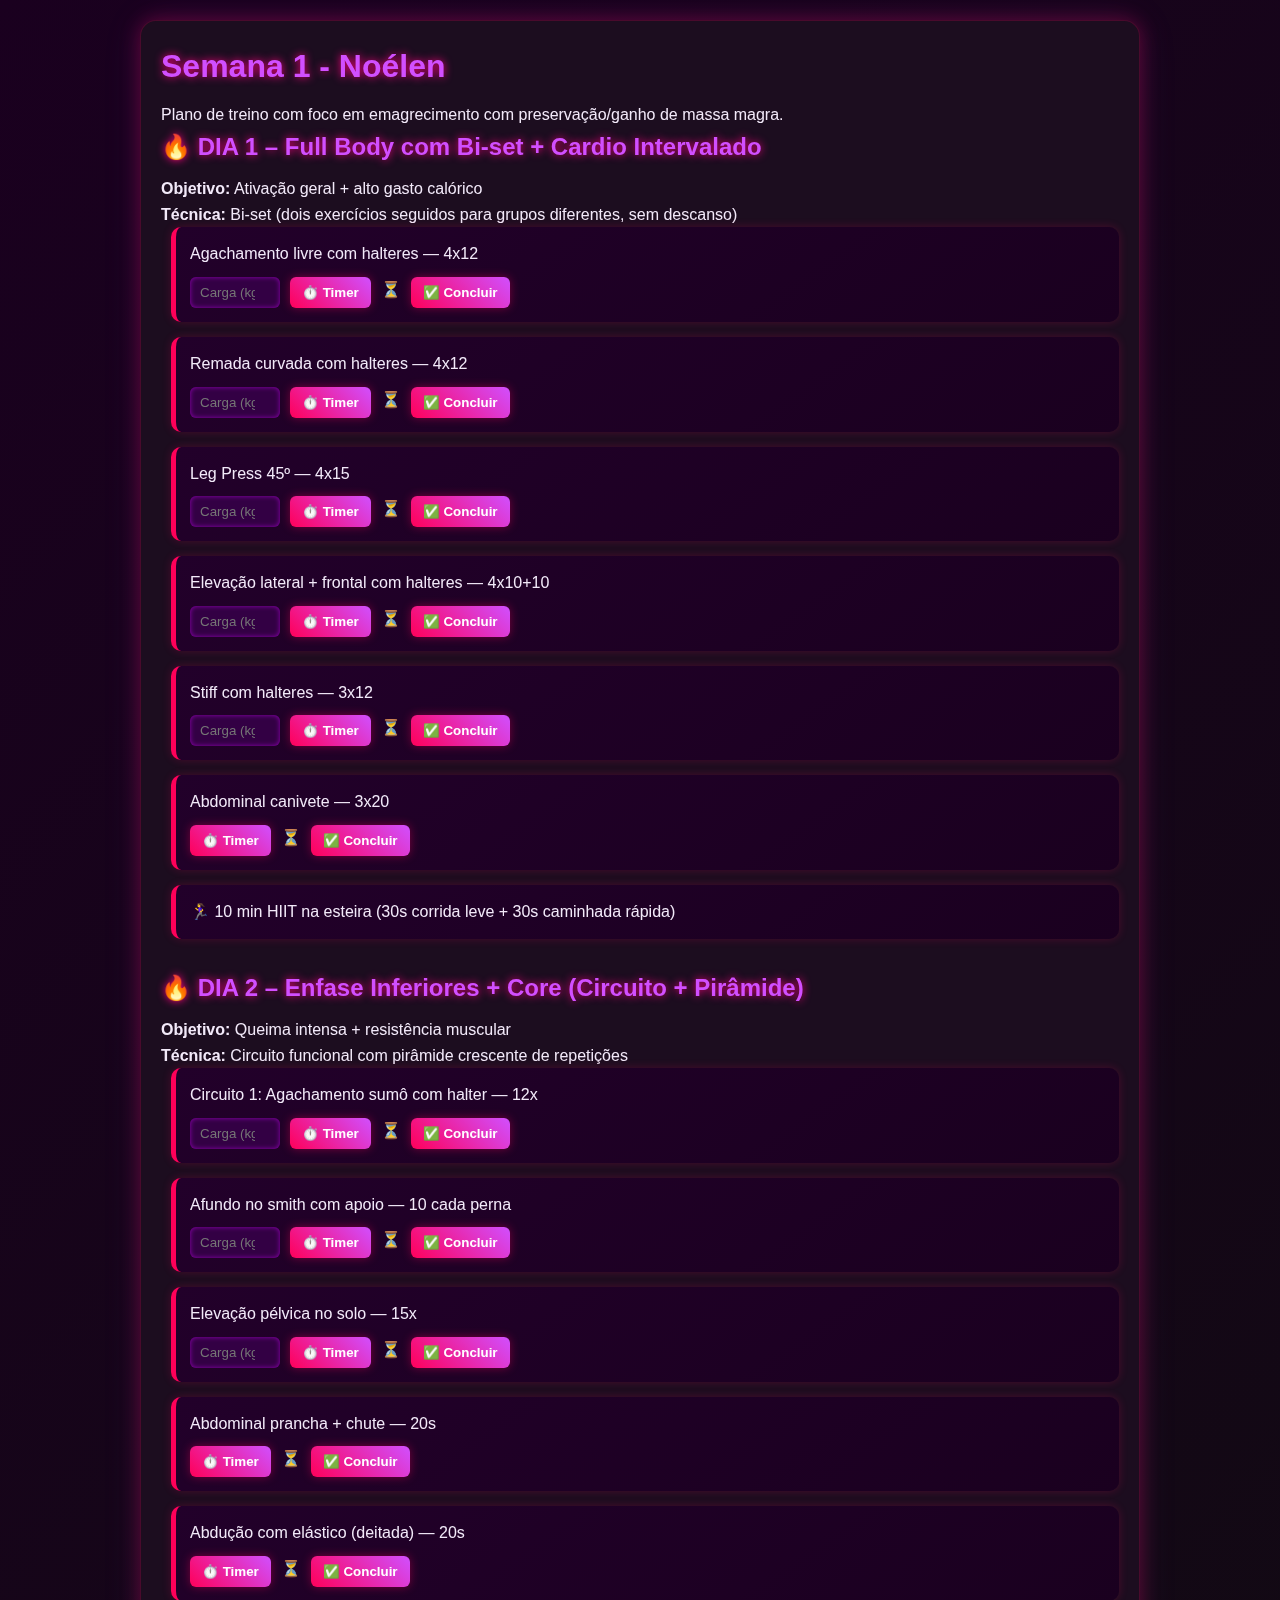
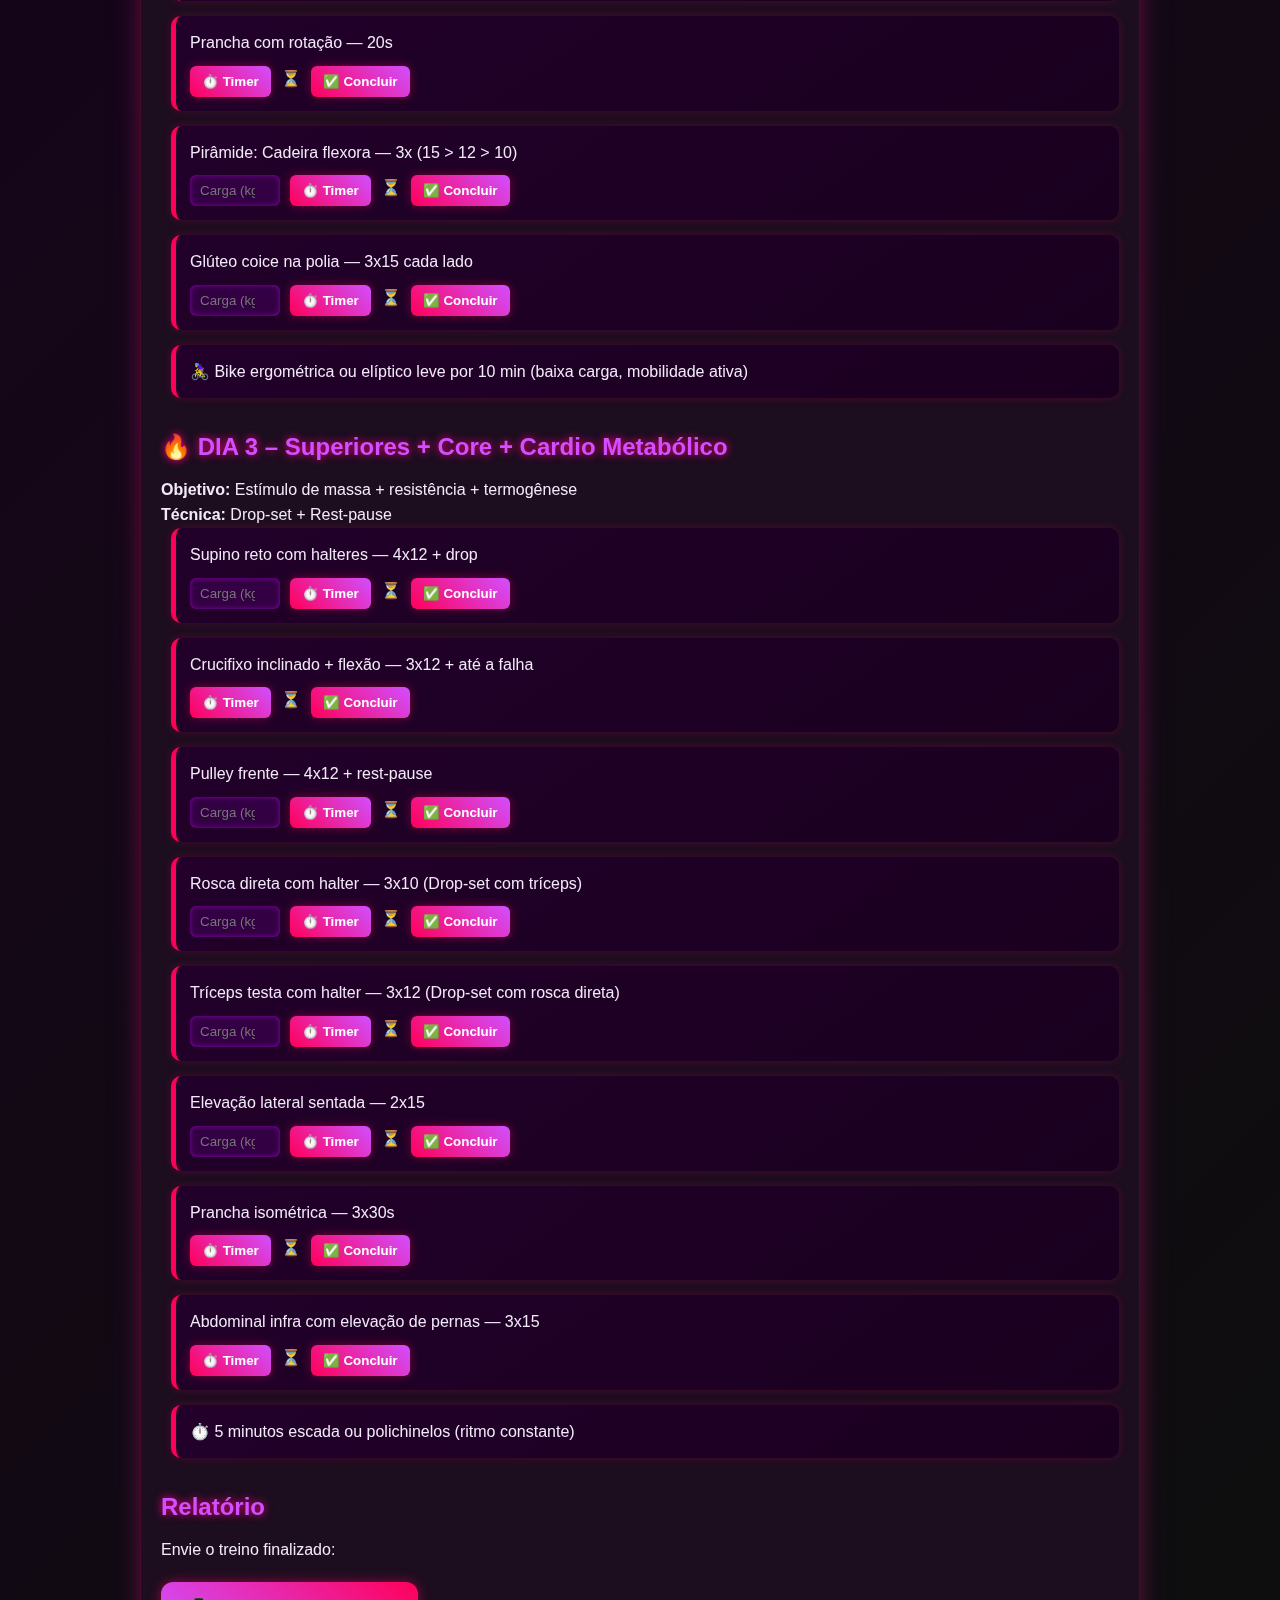
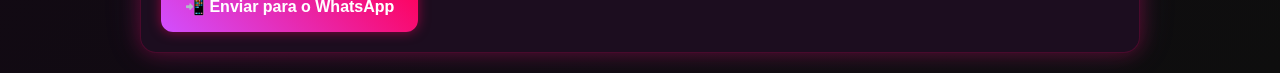
<file: index.html>
<!DOCTYPE html>

<html lang="pt-BR">
<head>
<meta charset="utf-8"/>
<meta content="width=device-width, initial-scale=1.0" name="viewport"/>
<title>Treino Semanal - Noélen</title>
<link href="style.css" rel="stylesheet"/>
</head>
<body>
<div class="container">
<h1>Semana 1 - Noélen</h1>
<p>Plano de treino com foco em emagrecimento com preservação/ganho de massa magra.</p>
<!-- SEMANA 1 - TREINO DETALHADO -->
<h2>🔥 DIA 1 – Full Body com Bi-set + Cardio Intervalado</h2>
<p><strong>Objetivo:</strong> Ativação geral + alto gasto calórico<br><strong>Técnica:</strong> Bi-set (dois exercícios seguidos para grupos diferentes, sem descanso)</p>
<ul>
  <li id="ex-1">Agachamento livre com halteres — 4x12
    <div class="exercise-actions">
      <input type="number" placeholder="Carga (kg)" />
      <button onclick="iniciarTimer(1)">⏱️ Timer</button><span id="timer-1">⏳</span><button onclick="marcarConcluido(1)">✅ Concluir</button><span class="status"></span>
    </div>
  </li>
  <li id="ex-2">Remada curvada com halteres — 4x12
    <div class="exercise-actions">
      <input type="number" placeholder="Carga (kg)" />
      <button onclick="iniciarTimer(2)">⏱️ Timer</button><span id="timer-2">⏳</span><button onclick="marcarConcluido(2)">✅ Concluir</button><span class="status"></span>
    </div>
  </li>
  <li id="ex-3">Leg Press 45º — 4x15
    <div class="exercise-actions">
      <input type="number" placeholder="Carga (kg)" />
      <button onclick="iniciarTimer(3)">⏱️ Timer</button><span id="timer-3">⏳</span><button onclick="marcarConcluido(3)">✅ Concluir</button><span class="status"></span>
    </div>
  </li>
  <li id="ex-4">Elevação lateral + frontal com halteres — 4x10+10
    <div class="exercise-actions">
      <input type="number" placeholder="Carga (kg)" />
      <button onclick="iniciarTimer(4)">⏱️ Timer</button><span id="timer-4">⏳</span><button onclick="marcarConcluido(4)">✅ Concluir</button><span class="status"></span>
    </div>
  </li>
  <li id="ex-5">Stiff com halteres — 3x12
    <div class="exercise-actions">
      <input type="number" placeholder="Carga (kg)" />
      <button onclick="iniciarTimer(5)">⏱️ Timer</button><span id="timer-5">⏳</span><button onclick="marcarConcluido(5)">✅ Concluir</button><span class="status"></span>
    </div>
  </li>
  <li id="ex-6">Abdominal canivete — 3x20
    <div class="exercise-actions">
      <button onclick="iniciarTimer(6)">⏱️ Timer</button><span id="timer-6">⏳</span><button onclick="marcarConcluido(6)">✅ Concluir</button><span class="status"></span>
    </div>
  </li>
  <li id="ex-7">🏃‍♀️ 10 min HIIT na esteira (30s corrida leve + 30s caminhada rápida)</li>
</ul>

<h2>🔥 DIA 2 – Enfase Inferiores + Core (Circuito + Pirâmide)</h2>
<p><strong>Objetivo:</strong> Queima intensa + resistência muscular<br><strong>Técnica:</strong> Circuito funcional com pirâmide crescente de repetições</p>
<ul>
  <li id="ex-8">Circuito 1: Agachamento sumô com halter — 12x
    <div class="exercise-actions">
      <input type="number" placeholder="Carga (kg)" />
      <button onclick="iniciarTimer(8)">⏱️ Timer</button><span id="timer-8">⏳</span><button onclick="marcarConcluido(8)">✅ Concluir</button><span class="status"></span>
    </div>
  </li>
  <li id="ex-9">Afundo no smith com apoio — 10 cada perna
    <div class="exercise-actions">
      <input type="number" placeholder="Carga (kg)" />
      <button onclick="iniciarTimer(9)">⏱️ Timer</button><span id="timer-9">⏳</span><button onclick="marcarConcluido(9)">✅ Concluir</button><span class="status"></span>
    </div>
  </li>
  <li id="ex-10">Elevação pélvica no solo — 15x
    <div class="exercise-actions">
      <input type="number" placeholder="Carga (kg)" />
      <button onclick="iniciarTimer(10)">⏱️ Timer</button><span id="timer-10">⏳</span><button onclick="marcarConcluido(10)">✅ Concluir</button><span class="status"></span>
    </div>
  </li>
  <li id="ex-11">Abdominal prancha + chute — 20s
    <div class="exercise-actions">
      <button onclick="iniciarTimer(11)">⏱️ Timer</button><span id="timer-11">⏳</span><button onclick="marcarConcluido(11)">✅ Concluir</button><span class="status"></span>
    </div>
  </li>
  <li id="ex-12">Abdução com elástico (deitada) — 20s
    <div class="exercise-actions">
      <button onclick="iniciarTimer(12)">⏱️ Timer</button><span id="timer-12">⏳</span><button onclick="marcarConcluido(12)">✅ Concluir</button><span class="status"></span>
    </div>
  </li>
  <li id="ex-13">Prancha com rotação — 20s
    <div class="exercise-actions">
      <button onclick="iniciarTimer(13)">⏱️ Timer</button><span id="timer-13">⏳</span><button onclick="marcarConcluido(13)">✅ Concluir</button><span class="status"></span>
    </div>
  </li>
  <li id="ex-14">Pirâmide: Cadeira flexora — 3x (15 > 12 > 10)
    <div class="exercise-actions">
      <input type="number" placeholder="Carga (kg)" />
      <button onclick="iniciarTimer(14)">⏱️ Timer</button><span id="timer-14">⏳</span><button onclick="marcarConcluido(14)">✅ Concluir</button><span class="status"></span>
    </div>
  </li>
  <li id="ex-15">Glúteo coice na polia — 3x15 cada lado
    <div class="exercise-actions">
      <input type="number" placeholder="Carga (kg)" />
      <button onclick="iniciarTimer(15)">⏱️ Timer</button><span id="timer-15">⏳</span><button onclick="marcarConcluido(15)">✅ Concluir</button><span class="status"></span>
    </div>
  </li>
  <li id="ex-16">🚴‍♀️ Bike ergométrica ou elíptico leve por 10 min (baixa carga, mobilidade ativa)</li>
</ul>

<h2>🔥 DIA 3 – Superiores + Core + Cardio Metabólico</h2>
<p><strong>Objetivo:</strong> Estímulo de massa + resistência + termogênese<br><strong>Técnica:</strong> Drop-set + Rest-pause</p>
<ul>
  <li id="ex-17">Supino reto com halteres — 4x12 + drop
    <div class="exercise-actions">
      <input type="number" placeholder="Carga (kg)" />
      <button onclick="iniciarTimer(17)">⏱️ Timer</button><span id="timer-17">⏳</span><button onclick="marcarConcluido(17)">✅ Concluir</button><span class="status"></span>
    </div>
  </li>
  <li id="ex-18">Crucifixo inclinado + flexão — 3x12 + até a falha
    <div class="exercise-actions">
      <button onclick="iniciarTimer(18)">⏱️ Timer</button><span id="timer-18">⏳</span><button onclick="marcarConcluido(18)">✅ Concluir</button><span class="status"></span>
    </div>
  </li>
  <li id="ex-19">Pulley frente — 4x12 + rest-pause
    <div class="exercise-actions">
      <input type="number" placeholder="Carga (kg)" />
      <button onclick="iniciarTimer(19)">⏱️ Timer</button><span id="timer-19">⏳</span><button onclick="marcarConcluido(19)">✅ Concluir</button><span class="status"></span>
    </div>
  </li>
  <li id="ex-20">Rosca direta com halter — 3x10 (Drop-set com tríceps)
    <div class="exercise-actions">
      <input type="number" placeholder="Carga (kg)" />
      <button onclick="iniciarTimer(20)">⏱️ Timer</button><span id="timer-20">⏳</span><button onclick="marcarConcluido(20)">✅ Concluir</button><span class="status"></span>
    </div>
  </li>
  <li id="ex-21">Tríceps testa com halter — 3x12 (Drop-set com rosca direta)
    <div class="exercise-actions">
      <input type="number" placeholder="Carga (kg)" />
      <button onclick="iniciarTimer(21)">⏱️ Timer</button><span id="timer-21">⏳</span><button onclick="marcarConcluido(21)">✅ Concluir</button><span class="status"></span>
    </div>
  </li>
  <li id="ex-22">Elevação lateral sentada — 2x15
    <div class="exercise-actions">
      <input type="number" placeholder="Carga (kg)" />
      <button onclick="iniciarTimer(22)">⏱️ Timer</button><span id="timer-22">⏳</span><button onclick="marcarConcluido(22)">✅ Concluir</button><span class="status"></span>
    </div>
  </li>
  <li id="ex-23">Prancha isométrica — 3x30s
    <div class="exercise-actions">
      <button onclick="iniciarTimer(23)">⏱️ Timer</button><span id="timer-23">⏳</span><button onclick="marcarConcluido(23)">✅ Concluir</button><span class="status"></span>
    </div>
  </li>
  <li id="ex-24">Abdominal infra com elevação de pernas — 3x15
    <div class="exercise-actions">
      <button onclick="iniciarTimer(24)">⏱️ Timer</button><span id="timer-24">⏳</span><button onclick="marcarConcluido(24)">✅ Concluir</button><span class="status"></span>
    </div>
  </li>
  <li id="ex-25">⏱️ 5 minutos escada ou polichinelos (ritmo constante)</li>
</ul>

<h2>Relatório</h2>
<p>Envie o treino finalizado:</p>
<a class="btn" href="#" onclick="enviarRelatorio()">📲 Enviar para o WhatsApp</a>
</div>
<script src="script.js"></script>
</body>
</html>
</file>
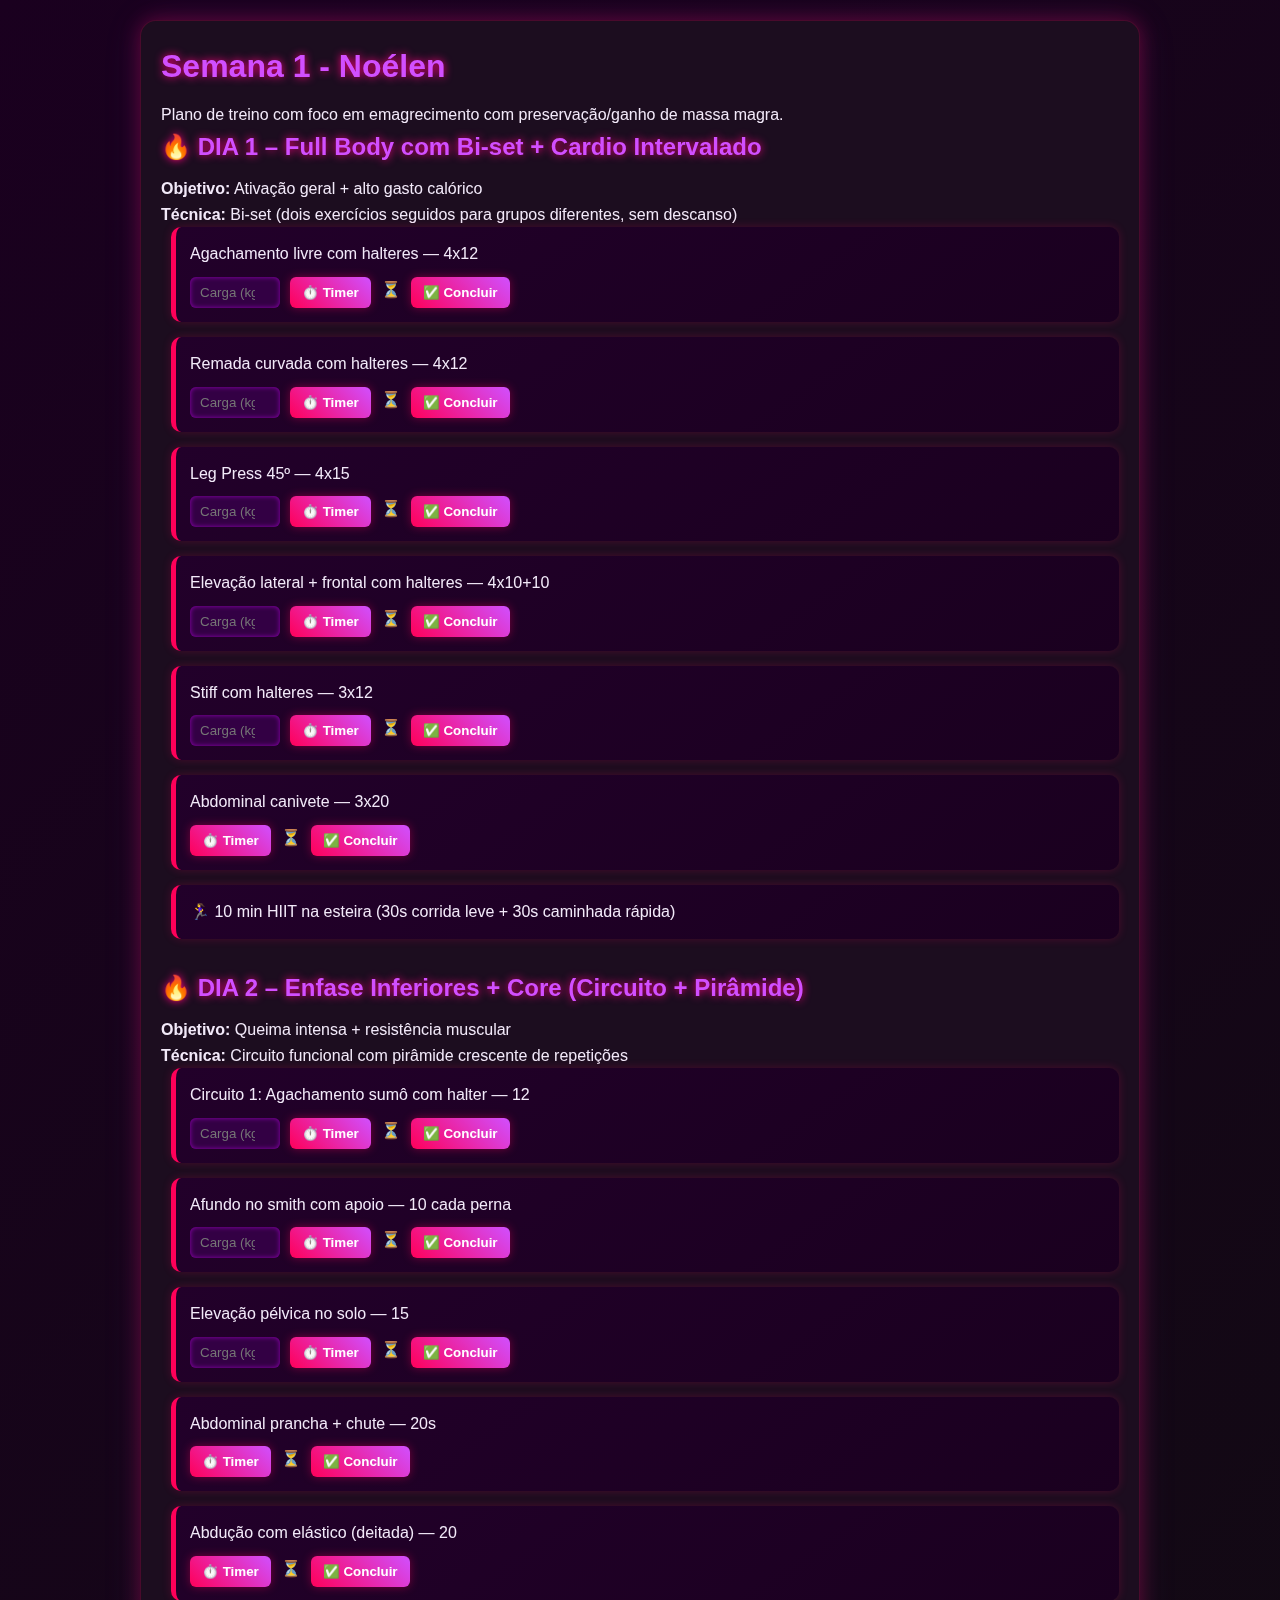
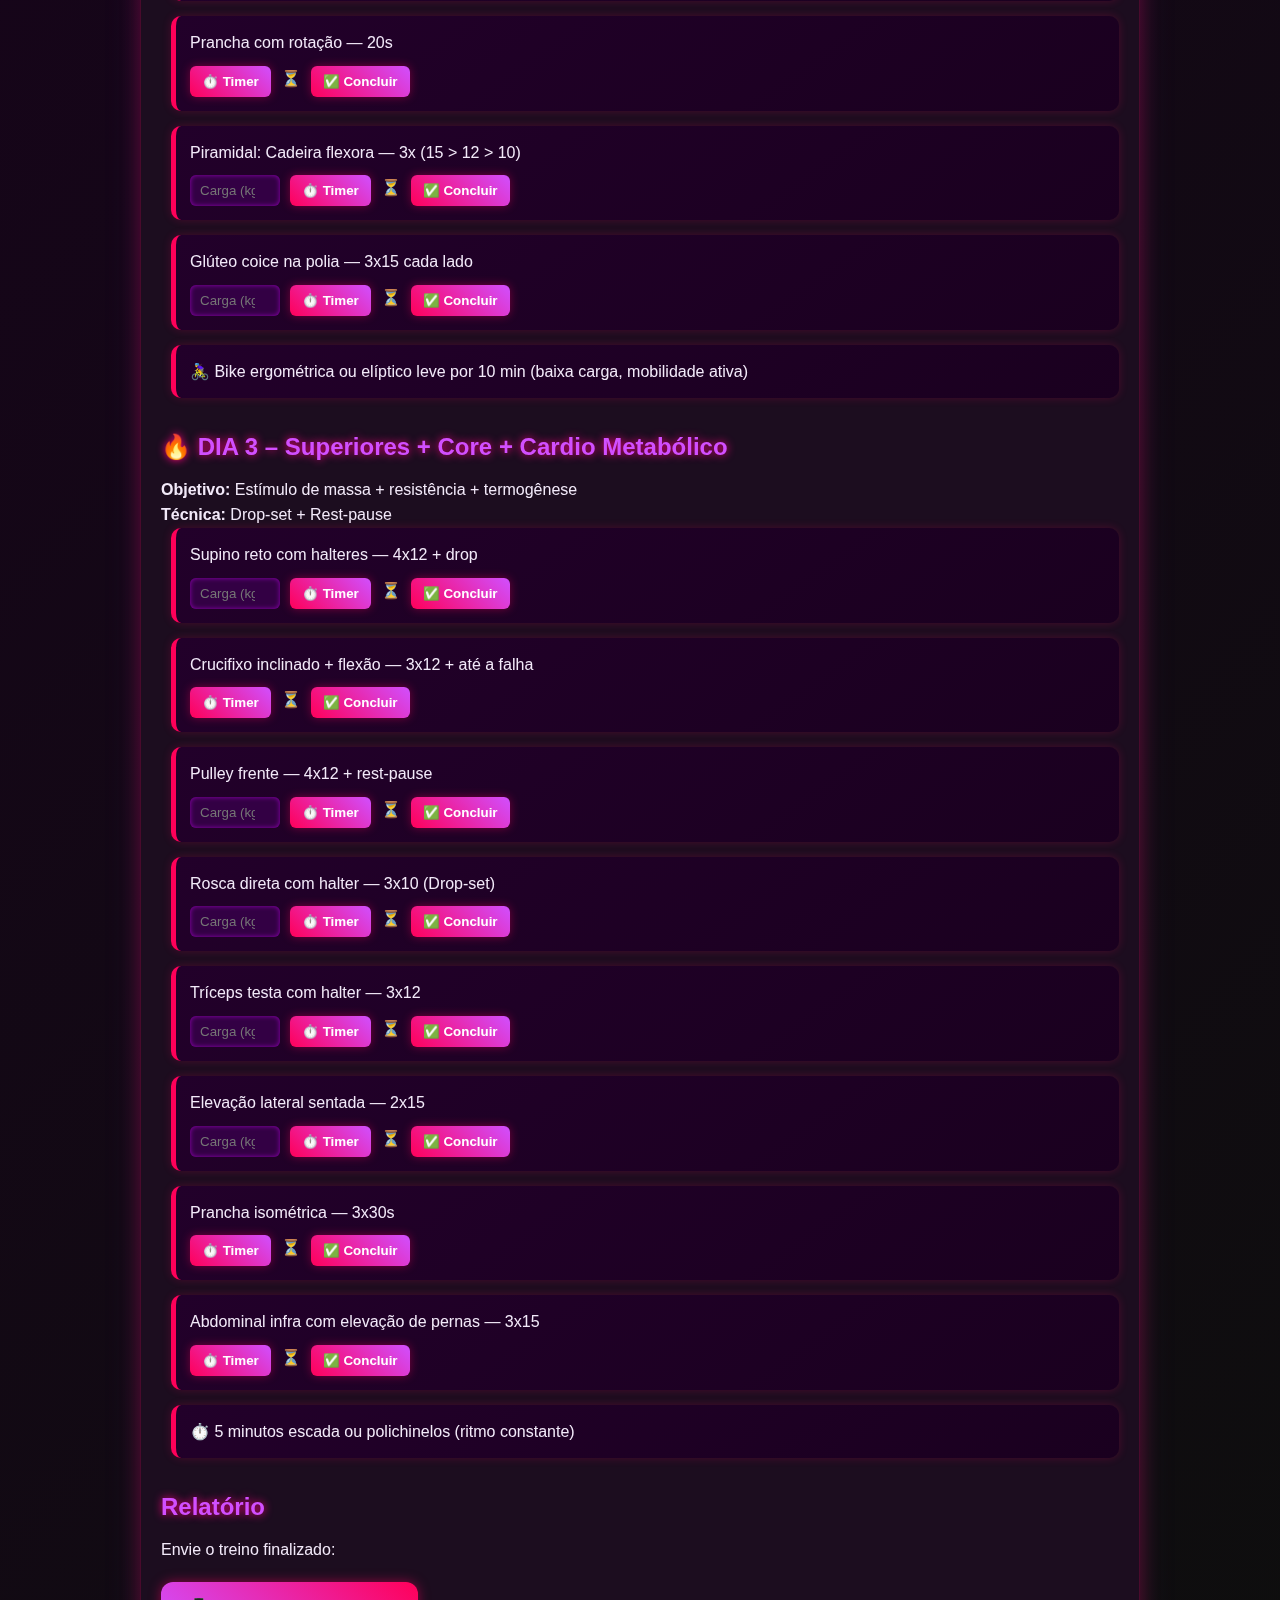
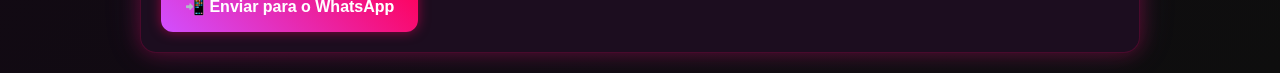
<file: index (3).html>
<!DOCTYPE html>

<html lang="pt-BR">
<head>
<meta charset="utf-8"/>
<meta content="width=device-width, initial-scale=1.0" name="viewport"/>
<title>Treino Semanal - Noélen</title>
<link href="style.css" rel="stylesheet"/>
</head>
<body>
<div class="container">
<h1>Semana 1 - Noélen</h1>
<p>Plano de treino com foco em emagrecimento com preservação/ganho de massa magra.</p>
<!-- SEMANA 1 - TREINO DETALHADO -->
<h2>🔥 DIA 1 – Full Body com Bi-set + Cardio Intervalado</h2>
<p><strong>Objetivo:</strong> Ativação geral + alto gasto calórico<br><strong>Técnica:</strong> Bi-set (dois exercícios seguidos para grupos diferentes, sem descanso)</p>
<ul>
  <li id="ex-1">Agachamento livre com halteres — 4x12
    <div class="exercise-actions">
      <input type="number" placeholder="Carga (kg)" />
      <button onclick="iniciarTimer(1)">⏱️ Timer</button><span id="timer-1">⏳</span><button onclick="marcarConcluido(1)">✅ Concluir</button><span class="status"></span>
    </div>
  </li>
  <li id="ex-2">Remada curvada com halteres — 4x12
    <div class="exercise-actions">
      <input type="number" placeholder="Carga (kg)" />
      <button onclick="iniciarTimer(2)">⏱️ Timer</button><span id="timer-2">⏳</span><button onclick="marcarConcluido(2)">✅ Concluir</button><span class="status"></span>
    </div>
  </li>
  <li id="ex-3">Leg Press 45º — 4x15
    <div class="exercise-actions">
      <input type="number" placeholder="Carga (kg)" />
      <button onclick="iniciarTimer(3)">⏱️ Timer</button><span id="timer-3">⏳</span><button onclick="marcarConcluido(3)">✅ Concluir</button><span class="status"></span>
    </div>
  </li>
  <li id="ex-4">Elevação lateral + frontal com halteres — 4x10+10
    <div class="exercise-actions">
      <input type="number" placeholder="Carga (kg)" />
      <button onclick="iniciarTimer(4)">⏱️ Timer</button><span id="timer-4">⏳</span><button onclick="marcarConcluido(4)">✅ Concluir</button><span class="status"></span>
    </div>
  </li>
  <li id="ex-5">Stiff com halteres — 3x12
    <div class="exercise-actions">
      <input type="number" placeholder="Carga (kg)" />
      <button onclick="iniciarTimer(5)">⏱️ Timer</button><span id="timer-5">⏳</span><button onclick="marcarConcluido(5)">✅ Concluir</button><span class="status"></span>
    </div>
  </li>
  <li id="ex-6">Abdominal canivete — 3x20
    <div class="exercise-actions">
      <button onclick="iniciarTimer(6)">⏱️ Timer</button><span id="timer-6">⏳</span><button onclick="marcarConcluido(6)">✅ Concluir</button><span class="status"></span>
    </div>
  </li>
  <li id="ex-7">🏃‍♀️ 10 min HIIT na esteira (30s corrida leve + 30s caminhada rápida)</li>
</ul>

<h2>🔥 DIA 2 – Enfase Inferiores + Core (Circuito + Pirâmide)</h2>
<p><strong>Objetivo:</strong> Queima intensa + resistência muscular<br><strong>Técnica:</strong> Circuito funcional com pirâmide crescente de repetições</p>
<ul>
  <li id="ex-8">Circuito 1: Agachamento sumô com halter — 12
    <div class="exercise-actions">
      <input type="number" placeholder="Carga (kg)" />
      <button onclick="iniciarTimer(8)">⏱️ Timer</button><span id="timer-8">⏳</span><button onclick="marcarConcluido(8)">✅ Concluir</button><span class="status"></span>
    </div>
  </li>
  <li id="ex-9">Afundo no smith com apoio — 10 cada perna
    <div class="exercise-actions">
      <input type="number" placeholder="Carga (kg)" />
      <button onclick="iniciarTimer(9)">⏱️ Timer</button><span id="timer-9">⏳</span><button onclick="marcarConcluido(9)">✅ Concluir</button><span class="status"></span>
    </div>
  </li>
  <li id="ex-10">Elevação pélvica no solo — 15
    <div class="exercise-actions">
      <input type="number" placeholder="Carga (kg)" />
      <button onclick="iniciarTimer(10)">⏱️ Timer</button><span id="timer-10">⏳</span><button onclick="marcarConcluido(10)">✅ Concluir</button><span class="status"></span>
    </div>
  </li>
  <li id="ex-11">Abdominal prancha + chute — 20s
    <div class="exercise-actions">
      <button onclick="iniciarTimer(11)">⏱️ Timer</button><span id="timer-11">⏳</span><button onclick="marcarConcluido(11)">✅ Concluir</button><span class="status"></span>
    </div>
  </li>
  <li id="ex-12">Abdução com elástico (deitada) — 20
    <div class="exercise-actions">
      <button onclick="iniciarTimer(12)">⏱️ Timer</button><span id="timer-12">⏳</span><button onclick="marcarConcluido(12)">✅ Concluir</button><span class="status"></span>
    </div>
  </li>
  <li id="ex-13">Prancha com rotação — 20s
    <div class="exercise-actions">
      <button onclick="iniciarTimer(13)">⏱️ Timer</button><span id="timer-13">⏳</span><button onclick="marcarConcluido(13)">✅ Concluir</button><span class="status"></span>
    </div>
  </li>
  <li id="ex-14">Piramidal: Cadeira flexora — 3x (15 > 12 > 10)
    <div class="exercise-actions">
      <input type="number" placeholder="Carga (kg)" />
      <button onclick="iniciarTimer(14)">⏱️ Timer</button><span id="timer-14">⏳</span><button onclick="marcarConcluido(14)">✅ Concluir</button><span class="status"></span>
    </div>
  </li>
  <li id="ex-15">Glúteo coice na polia — 3x15 cada lado
    <div class="exercise-actions">
      <input type="number" placeholder="Carga (kg)" />
      <button onclick="iniciarTimer(15)">⏱️ Timer</button><span id="timer-15">⏳</span><button onclick="marcarConcluido(15)">✅ Concluir</button><span class="status"></span>
    </div>
  </li>
  <li id="ex-16">🚴‍♀️ Bike ergométrica ou elíptico leve por 10 min (baixa carga, mobilidade ativa)</li>
</ul>

<h2>🔥 DIA 3 – Superiores + Core + Cardio Metabólico</h2>
<p><strong>Objetivo:</strong> Estímulo de massa + resistência + termogênese<br><strong>Técnica:</strong> Drop-set + Rest-pause</p>
<ul>
  <li id="ex-17">Supino reto com halteres — 4x12 + drop
    <div class="exercise-actions">
      <input type="number" placeholder="Carga (kg)" />
      <button onclick="iniciarTimer(17)">⏱️ Timer</button><span id="timer-17">⏳</span><button onclick="marcarConcluido(17)">✅ Concluir</button><span class="status"></span>
    </div>
  </li>
  <li id="ex-18">Crucifixo inclinado + flexão — 3x12 + até a falha
    <div class="exercise-actions">
      <button onclick="iniciarTimer(18)">⏱️ Timer</button><span id="timer-18">⏳</span><button onclick="marcarConcluido(18)">✅ Concluir</button><span class="status"></span>
    </div>
  </li>
  <li id="ex-19">Pulley frente — 4x12 + rest-pause
    <div class="exercise-actions">
      <input type="number" placeholder="Carga (kg)" />
      <button onclick="iniciarTimer(19)">⏱️ Timer</button><span id="timer-19">⏳</span><button onclick="marcarConcluido(19)">✅ Concluir</button><span class="status"></span>
    </div>
  </li>
  <li id="ex-20">Rosca direta com halter — 3x10 (Drop-set)
    <div class="exercise-actions">
      <input type="number" placeholder="Carga (kg)" />
      <button onclick="iniciarTimer(20)">⏱️ Timer</button><span id="timer-20">⏳</span><button onclick="marcarConcluido(20)">✅ Concluir</button><span class="status"></span>
    </div>
  </li>
  <li id="ex-21">Tríceps testa com halter — 3x12
    <div class="exercise-actions">
      <input type="number" placeholder="Carga (kg)" />
      <button onclick="iniciarTimer(21)">⏱️ Timer</button><span id="timer-21">⏳</span><button onclick="marcarConcluido(21)">✅ Concluir</button><span class="status"></span>
    </div>
  </li>
  <li id="ex-22">Elevação lateral sentada — 2x15
    <div class="exercise-actions">
      <input type="number" placeholder="Carga (kg)" />
      <button onclick="iniciarTimer(22)">⏱️ Timer</button><span id="timer-22">⏳</span><button onclick="marcarConcluido(22)">✅ Concluir</button><span class="status"></span>
    </div>
  </li>
  <li id="ex-23">Prancha isométrica — 3x30s
    <div class="exercise-actions">
      <button onclick="iniciarTimer(23)">⏱️ Timer</button><span id="timer-23">⏳</span><button onclick="marcarConcluido(23)">✅ Concluir</button><span class="status"></span>
    </div>
  </li>
  <li id="ex-24">Abdominal infra com elevação de pernas — 3x15
    <div class="exercise-actions">
      <button onclick="iniciarTimer(24)">⏱️ Timer</button><span id="timer-24">⏳</span><button onclick="marcarConcluido(24)">✅ Concluir</button><span class="status"></span>
    </div>
  </li>
  <li id="ex-25">⏱️ 5 minutos escada ou polichinelos (ritmo constante)</li>
</ul>

<h2>Relatório</h2>
<p>Envie o treino finalizado:</p>
<a class="btn" href="#" onclick="enviarRelatorio()">📲 Enviar para o WhatsApp</a>
</div>
<script src="script.js"></script>
</body>
</html>
</file>
<file: style.css>
/* RESET */
* {
  margin: 0;
  padding: 0;
  box-sizing: border-box;
}

body {
  font-family: "Segoe UI", sans-serif;
  background: linear-gradient(135deg, #1a001f, #0e0e0e);
  color: #f2e9f9;
  line-height: 1.6;
  padding: 20px;
}

/* CONTAINER */
.container {
  max-width: 1000px;
  margin: auto;
  padding: 20px;
  background: #1c0d1f;
  border-radius: 16px;
  box-shadow: 0 0 20px rgba(255, 0, 100, 0.3), 0 0 40px rgba(160, 100, 255, 0.1);
  border: 1px solid rgba(255, 0, 100, 0.2);
  backdrop-filter: blur(5px);
}

/* TÍTULOS */
h1, h2 {
  color: #d14fff;
  margin-bottom: 10px;
  font-weight: 700;
  text-shadow: 0 0 8px #ff0080;
}

/* LISTAS */
ul {
  list-style: none;
  margin-bottom: 30px;
  padding-left: 10px;
}

ul li {
  margin-bottom: 15px;
  background: linear-gradient(145deg, #22002a, #1a001f);
  padding: 14px;
  border-radius: 10px;
  position: relative;
  border-left: 5px solid #ff0059;
  box-shadow: 0 0 10px rgba(255, 0, 100, 0.2);
  transition: 0.3s;
}

ul li:hover {
  transform: scale(1.01);
  border-left-color: #d14fff;
}

/* AÇÕES */
.exercise-actions {
  display: flex;
  gap: 10px;
  flex-wrap: wrap;
  margin-top: 10px;
}

input[type='number'] {
  padding: 6px 10px;
  width: 90px;
  border: none;
  border-radius: 6px;
  background: #330044;
  color: #fff;
  box-shadow: inset 0 0 5px #9000b3;
}

/* BOTÕES */
button {
  padding: 8px 12px;
  background: linear-gradient(45deg, #ff0059, #d14fff);
  color: #fff;
  border: none;
  border-radius: 6px;
  font-weight: bold;
  cursor: pointer;
  transition: transform 0.2s, box-shadow 0.2s;
  box-shadow: 0 0 10px rgba(255, 0, 89, 0.4);
}

button:hover {
  transform: scale(1.05);
  box-shadow: 0 0 14px rgba(255, 0, 100, 0.7);
}

/* STATUS E TIMER */
.status {
  margin-left: 5px;
  font-weight: bold;
  color: #ff80c0;
}

#timer, [id^='timer-'] {
  color: #ff9cf2;
  font-weight: bold;
}

/* BOTÃO PRINCIPAL */
.btn {
  display: inline-block;
  background: linear-gradient(45deg, #d14fff, #ff0059);
  color: #fff;
  padding: 12px 24px;
  border-radius: 12px;
  text-decoration: none;
  font-weight: bold;
  margin-top: 20px;
  box-shadow: 0 0 12px rgba(255, 0, 100, 0.5);
  transition: transform 0.3s, background 0.3s;
}

.btn:hover {
  transform: scale(1.05);
  background: linear-gradient(45deg, #ff0077, #c300ff);
}

/* RESPONSIVO */
@media screen and (max-width: 768px) {
  .container {
    padding: 12px;
  }

  .exercise-actions {
    flex-direction: column;
    gap: 8px;
  }

  input[type='number'],
  button {
    width: 100%;
  }

  ul li {
    font-size: 15px;
  }

  h1, h2 {
    font-size: 20px;
  }
}
</file>
